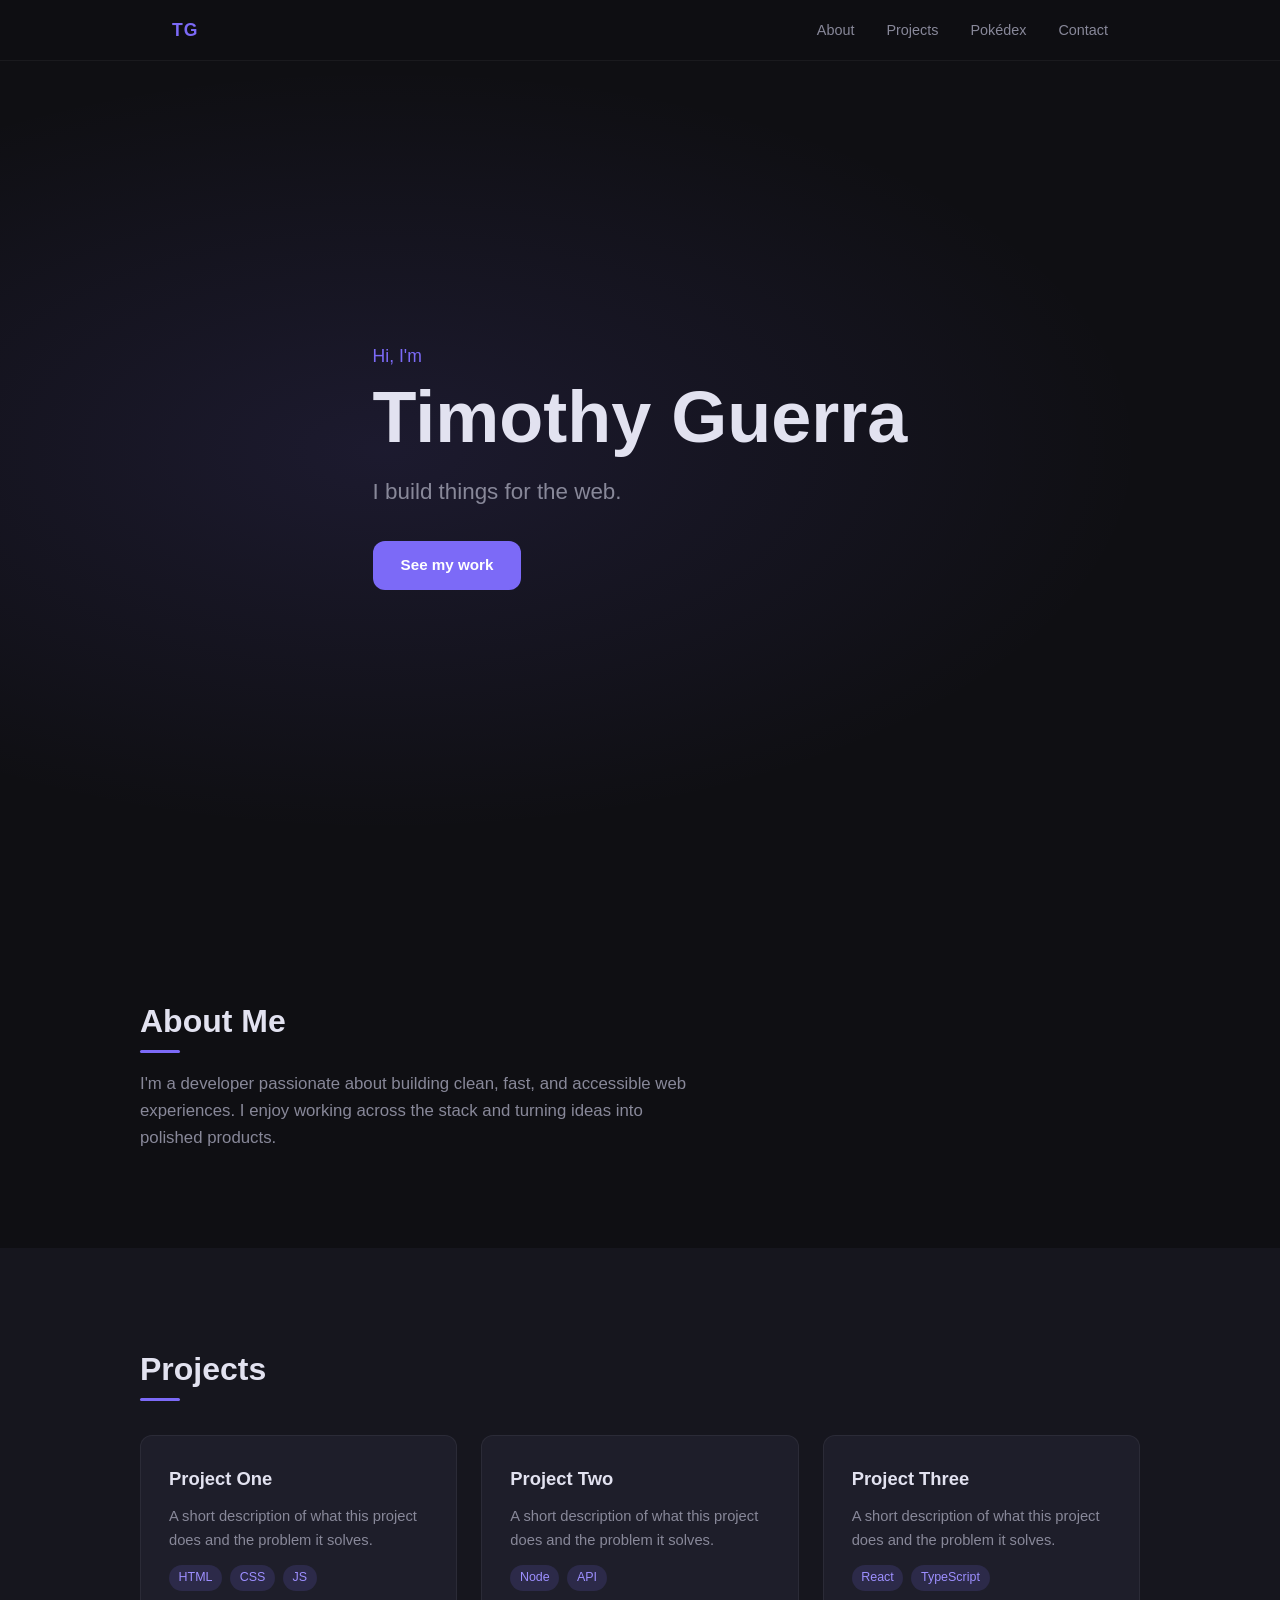
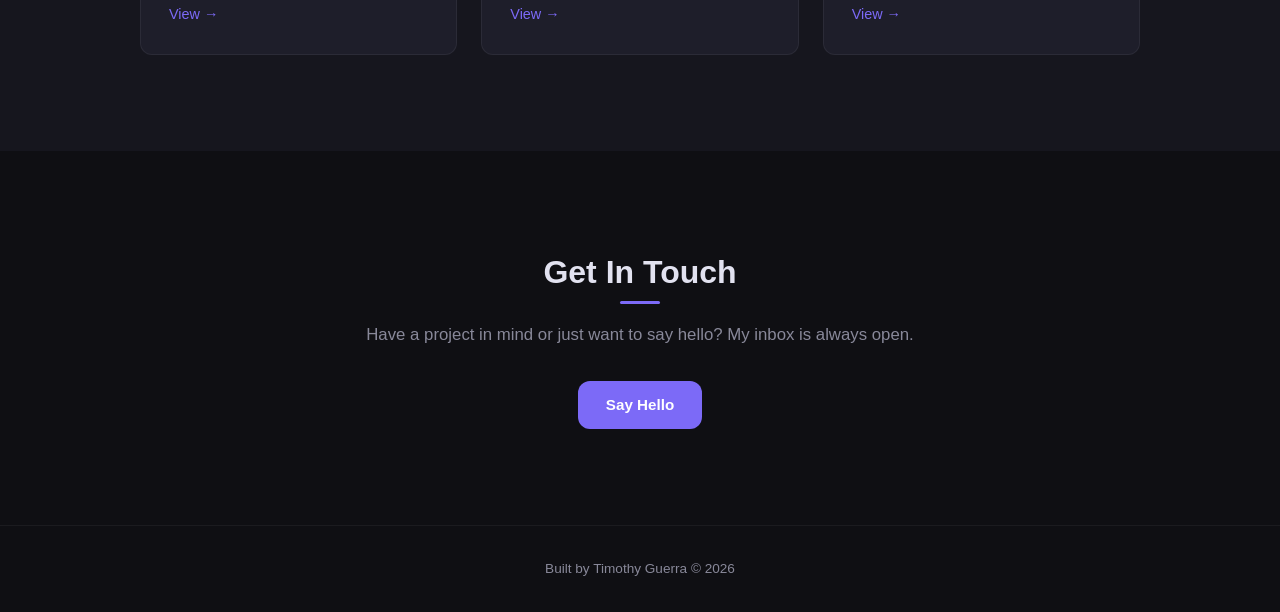
<file: index.html>
<!DOCTYPE html>
<html lang="en">
<head>
  <meta charset="UTF-8" />
  <meta name="viewport" content="width=device-width, initial-scale=1.0" />
  <title>Timothy Guerra — Portfolio</title>
  <link rel="stylesheet" href="styles.css" />
</head>
<body>

  <header>
    <nav>
      <span class="logo">TG</span>
      <ul>
        <li><a href="#about">About</a></li>
        <li><a href="#projects">Projects</a></li>
        <li><a href="pokemon.html">Pokédex</a></li>
        <li><a href="#contact">Contact</a></li>
      </ul>
    </nav>
  </header>

  <section class="hero">
    <div class="hero-content">
      <p class="greeting">Hi, I'm</p>
      <h1>Timothy Guerra</h1>
      <p class="tagline">I build things for the web.</p>
      <a href="#projects" class="btn">See my work</a>
    </div>
  </section>

  <section id="about" class="section">
    <div class="container">
      <h2>About Me</h2>
      <p>
        I'm a developer passionate about building clean, fast, and accessible web experiences.
        I enjoy working across the stack and turning ideas into polished products.
      </p>
    </div>
  </section>

  <section id="projects" class="section alt">
    <div class="container">
      <h2>Projects</h2>
      <div class="grid">
        <div class="card">
          <h3>Project One</h3>
          <p>A short description of what this project does and the problem it solves.</p>
          <div class="tags">
            <span>HTML</span><span>CSS</span><span>JS</span>
          </div>
          <a href="#" class="card-link">View →</a>
        </div>
        <div class="card">
          <h3>Project Two</h3>
          <p>A short description of what this project does and the problem it solves.</p>
          <div class="tags">
            <span>Node</span><span>API</span>
          </div>
          <a href="#" class="card-link">View →</a>
        </div>
        <div class="card">
          <h3>Project Three</h3>
          <p>A short description of what this project does and the problem it solves.</p>
          <div class="tags">
            <span>React</span><span>TypeScript</span>
          </div>
          <a href="#" class="card-link">View →</a>
        </div>
      </div>
    </div>
  </section>

  <section id="contact" class="section">
    <div class="container center">
      <h2>Get In Touch</h2>
      <p>Have a project in mind or just want to say hello? My inbox is always open.</p>
      <a href="mailto:tr0ck3tman@gmail.com" class="btn">Say Hello</a>
    </div>
  </section>

  <footer>
    <p>Built by Timothy Guerra &copy; 2026</p>
  </footer>

  <script src="script.js"></script>
</body>
</html>
</file>
<file: styles.css>
*, *::before, *::after { box-sizing: border-box; margin: 0; padding: 0; }

:root {
  --bg: #0f0f13;
  --bg-alt: #16161e;
  --surface: #1e1e2a;
  --accent: #7c6af7;
  --accent-hover: #9d8fff;
  --text: #e2e2f0;
  --muted: #888899;
  --radius: 12px;
}

html { scroll-behavior: smooth; }

body {
  font-family: -apple-system, BlinkMacSystemFont, "Segoe UI", Roboto, sans-serif;
  background: var(--bg);
  color: var(--text);
  line-height: 1.6;
}

/* NAV */
header {
  position: fixed;
  top: 0; left: 0; right: 0;
  z-index: 100;
  background: rgba(15, 15, 19, 0.85);
  backdrop-filter: blur(12px);
  border-bottom: 1px solid rgba(255,255,255,0.05);
}

nav {
  max-width: 1000px;
  margin: 0 auto;
  padding: 1rem 2rem;
  display: flex;
  align-items: center;
  justify-content: space-between;
}

.logo {
  font-weight: 700;
  font-size: 1.1rem;
  color: var(--accent);
  letter-spacing: 0.05em;
}

nav ul {
  list-style: none;
  display: flex;
  gap: 2rem;
}

nav a {
  text-decoration: none;
  color: var(--muted);
  font-size: 0.9rem;
  transition: color 0.2s;
}

nav a:hover { color: var(--text); }

/* HERO */
.hero {
  min-height: 100vh;
  display: flex;
  align-items: center;
  padding: 6rem 2rem 4rem;
  background: radial-gradient(ellipse at 30% 50%, rgba(124,106,247,0.12) 0%, transparent 60%);
}

.hero-content {
  max-width: 700px;
  margin: 0 auto;
}

.greeting {
  color: var(--accent);
  font-size: 1.1rem;
  font-weight: 500;
  margin-bottom: 0.5rem;
}

h1 {
  font-size: clamp(2.5rem, 6vw, 4.5rem);
  font-weight: 700;
  line-height: 1.1;
  margin-bottom: 1rem;
}

.tagline {
  font-size: 1.4rem;
  color: var(--muted);
  margin-bottom: 2rem;
}

/* SECTIONS */
.section {
  padding: 6rem 2rem;
}

.section.alt { background: var(--bg-alt); }

.container {
  max-width: 1000px;
  margin: 0 auto;
}

.container.center { text-align: center; }

h2 {
  font-size: 2rem;
  font-weight: 700;
  margin-bottom: 1.5rem;
  position: relative;
  display: inline-block;
}

h2::after {
  content: '';
  position: absolute;
  bottom: -6px; left: 0;
  width: 40px; height: 3px;
  background: var(--accent);
  border-radius: 2px;
}

.container.center h2::after { left: 50%; transform: translateX(-50%); }

.section p {
  color: var(--muted);
  max-width: 560px;
  font-size: 1.05rem;
}

.container.center p { margin: 0 auto 2rem; }

/* BUTTON */
.btn {
  display: inline-block;
  padding: 0.75rem 1.75rem;
  background: var(--accent);
  color: #fff;
  text-decoration: none;
  border-radius: var(--radius);
  font-weight: 600;
  font-size: 0.95rem;
  transition: background 0.2s, transform 0.15s;
}

.btn:hover {
  background: var(--accent-hover);
  transform: translateY(-2px);
}

/* GRID */
.grid {
  display: grid;
  grid-template-columns: repeat(auto-fill, minmax(280px, 1fr));
  gap: 1.5rem;
  margin-top: 1rem;
}

.card {
  background: var(--surface);
  border: 1px solid rgba(255,255,255,0.06);
  border-radius: var(--radius);
  padding: 1.75rem;
  display: flex;
  flex-direction: column;
  gap: 0.75rem;
  transition: border-color 0.2s, transform 0.2s;
}

.card:hover {
  border-color: var(--accent);
  transform: translateY(-4px);
}

.card h3 {
  font-size: 1.15rem;
  font-weight: 600;
}

.card p {
  color: var(--muted);
  font-size: 0.92rem;
  flex: 1;
  max-width: unset;
}

.tags {
  display: flex;
  flex-wrap: wrap;
  gap: 0.5rem;
}

.tags span {
  background: rgba(124,106,247,0.15);
  color: var(--accent-hover);
  font-size: 0.78rem;
  font-weight: 500;
  padding: 0.2rem 0.6rem;
  border-radius: 999px;
}

.card-link {
  color: var(--accent);
  text-decoration: none;
  font-size: 0.9rem;
  font-weight: 500;
  transition: color 0.2s;
}

.card-link:hover { color: var(--accent-hover); }

/* FOOTER */
footer {
  text-align: center;
  padding: 2rem;
  color: var(--muted);
  font-size: 0.85rem;
  border-top: 1px solid rgba(255,255,255,0.05);
}

/* FADE IN */
.fade-in {
  opacity: 0;
  transform: translateY(20px);
  transition: opacity 0.5s ease, transform 0.5s ease;
}

.fade-in.visible {
  opacity: 1;
  transform: none;
}
</file>
